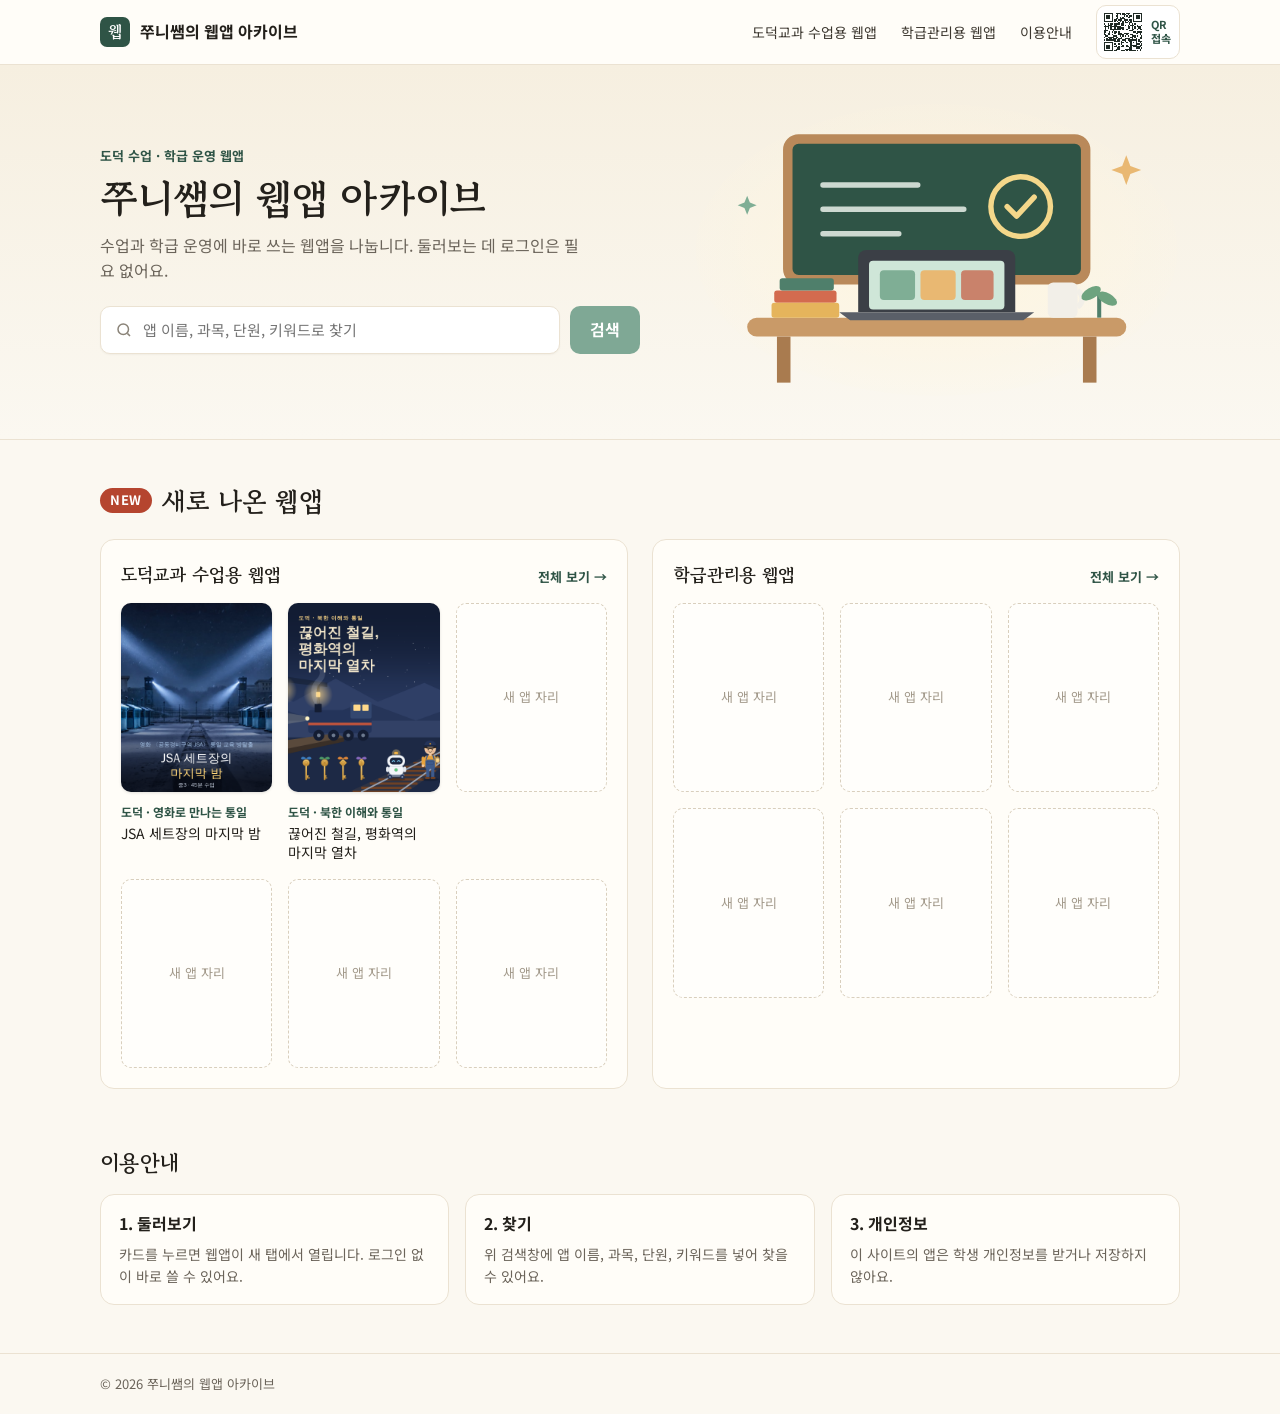
<file: index.html>
<!doctype html>
<html lang="ko">
<head>
  <meta charset="utf-8" />
  <meta name="viewport" content="width=device-width, initial-scale=1" />
  <title>웹앱 아카이브</title>
  <link rel="preconnect" href="https://fonts.googleapis.com" />
  <link rel="preconnect" href="https://fonts.gstatic.com" crossorigin />
  <link href="https://fonts.googleapis.com/css2?family=Gowun+Batang:wght@700&family=Noto+Sans+KR:wght@400;500;700&display=swap" rel="stylesheet" />
  <link rel="stylesheet" href="style.css" />
</head>
<body>
  <header class="topbar">
    <div class="wrap topbar-inner">
      <a href="./" class="brand">
        <span class="brand-mark" id="brandMark">웹</span>
        <span class="brand-name" id="brandName">웹앱 아카이브</span>
      </a>
      <div class="topbar-right">
        <nav class="nav" id="nav"></nav>
        <button class="qr-btn" id="qrBtn" type="button" aria-label="휴대폰으로 접속하는 QR 코드 크게 보기">
          <img src="images/qr.svg" alt="" width="40" height="40" />
          <span>QR<br />접속</span>
        </button>
      </div>
    </div>
  </header>

  <section class="hero">
    <div class="wrap hero-inner">
      <div class="hero-text">
        <p class="eyebrow" id="eyebrow"></p>
        <h1 id="siteTitle"></h1>
        <p class="intro" id="intro"></p>
        <form class="search" id="searchForm" role="search">
          <label class="search-box">
            <svg viewBox="0 0 24 24" aria-hidden="true"><circle cx="11" cy="11" r="7"/><path d="m20 20-3.5-3.5"/></svg>
            <input id="searchInput" type="search" placeholder="앱 이름, 과목, 단원, 키워드로 찾기" autocomplete="off" />
          </label>
          <button type="submit">검색</button>
        </form>
      </div>
      <div class="hero-art" aria-hidden="true">
        <svg viewBox="0 0 360 220">
          <defs>
            <radialGradient id="glow" cx="50%" cy="50%" r="55%">
              <stop offset="0%" stop-color="#fff6df"/><stop offset="100%" stop-color="#fff6df" stop-opacity="0"/>
            </radialGradient>
          </defs>
          <ellipse cx="180" cy="110" rx="178" ry="108" fill="url(#glow)"/>
          <!-- 칠판 -->
          <rect x="70" y="28" width="220" height="104" rx="8" fill="#2f5446"/>
          <rect x="70" y="28" width="220" height="104" rx="8" fill="none" stroke="#b9895a" stroke-width="7"/>
          <path d="M96 62h70M96 80h104M96 98h56" stroke="#e9f1ea" stroke-width="4" stroke-linecap="round" opacity=".85"/>
          <circle cx="242" cy="78" r="22" fill="none" stroke="#f4d78a" stroke-width="4"/>
          <path d="M232 78l7 7 13-14" fill="none" stroke="#f4d78a" stroke-width="4" stroke-linecap="round" stroke-linejoin="round"/>
          <!-- 책상 -->
          <rect x="40" y="160" width="280" height="14" rx="7" fill="#c99a68"/>
          <rect x="62" y="174" width="10" height="34" fill="#a97b4f"/><rect x="288" y="174" width="10" height="34" fill="#a97b4f"/>
          <!-- 노트북 -->
          <path d="M128 110h104a6 6 0 0 1 6 6v40H122v-40a6 6 0 0 1 6-6z" fill="#3b3f46"/>
          <rect x="130" y="118" width="100" height="36" rx="3" fill="#cfe6d8"/>
          <rect x="138" y="125" width="26" height="22" rx="3" fill="#7fae95"/>
          <rect x="168" y="125" width="26" height="22" rx="3" fill="#e9b872"/>
          <rect x="198" y="125" width="24" height="22" rx="3" fill="#c9826b"/>
          <path d="M108 156h144l-8 6H116z" fill="#5a5f68"/>
          <!-- 책, 컵, 화분 -->
          <rect x="60" y="140" width="46" height="9" rx="2" fill="#d36b4f"/>
          <rect x="64" y="131" width="40" height="9" rx="2" fill="#4f7f6b"/>
          <rect x="58" y="149" width="50" height="11" rx="2" fill="#e5b45c"/>
          <rect x="262" y="134" width="22" height="26" rx="4" fill="#f2efe8"/>
          <path d="M284 140a7 7 0 0 1 0 12" fill="none" stroke="#f2efe8" stroke-width="4"/>
          <path d="M300 160v-18" stroke="#4f7f6b" stroke-width="3"/>
          <ellipse cx="294" cy="142" rx="8" ry="4" fill="#6ea37f" transform="rotate(-30 294 142)"/>
          <ellipse cx="306" cy="146" rx="8" ry="4" fill="#6ea37f" transform="rotate(30 306 146)"/>
          <!-- 반짝이 -->
          <path d="M320 40l3 8 8 3-8 3-3 8-3-8-8-3 8-3z" fill="#e9b872"/>
          <path d="M40 70l2 5 5 2-5 2-2 5-2-5-5-2 5-2z" fill="#7fae95"/>
        </svg>
      </div>
    </div>
  </section>

  <main class="wrap" id="main"></main>

  <section class="wrap guide" id="guide">
    <h2>이용안내</h2>
    <div class="guide-grid">
      <div class="guide-card"><strong>1. 둘러보기</strong><p>카드를 누르면 웹앱이 새 탭에서 열립니다. 로그인 없이 바로 쓸 수 있어요.</p></div>
      <div class="guide-card"><strong>2. 찾기</strong><p>위 검색창에 앱 이름, 과목, 단원, 키워드를 넣어 찾을 수 있어요.</p></div>
      <div class="guide-card"><strong>3. 개인정보</strong><p>이 사이트의 앱은 학생 개인정보를 받거나 저장하지 않아요.</p></div>
    </div>
  </section>

  <footer class="footer"><div class="wrap" id="footer"></div></footer>

  <div class="qr-modal" id="qrModal" hidden>
    <div class="qr-card" role="dialog" aria-modal="true" aria-labelledby="qrTitle">
      <button class="qr-close" id="qrClose" type="button" aria-label="닫기">×</button>
      <h2 id="qrTitle">휴대폰으로 바로 접속</h2>
      <p>카메라 앱으로 QR 코드를 비춰 보세요.</p>
      <img src="images/qr.svg" alt="사이트 접속 QR 코드" />
      <p class="qr-url" id="qrUrl"></p>
    </div>
  </div>

  <script src="apps.js"></script>
  <script src="main.js"></script>
</body>
</html>
</file>
<file: style.css>
:root {
  --bg: #fbf8f1;
  --bg-hero: #f6efe0;
  --surface: #fffdf8;
  --line: #ebe2d2;
  --ink: #23201b;
  --muted: #6b645a;
  --green: #2f5446;
  --green-soft: #7fa895;
  --accent: #b5452f;
  --radius: 14px;
}
* { box-sizing: border-box; }
html { scroll-behavior: smooth; }
body {
  margin: 0; background: var(--bg); color: var(--ink);
  font-family: "Noto Sans KR", system-ui, -apple-system, sans-serif; line-height: 1.6;
}
a { color: inherit; text-decoration: none; }
.wrap { max-width: 1120px; margin: 0 auto; padding: 0 20px; }

/* 상단 메뉴 */
.topbar { background: var(--surface); border-bottom: 1px solid var(--line); position: sticky; top: 0; z-index: 10; }
.topbar-inner { display: flex; align-items: center; justify-content: space-between; height: 64px; gap: 16px; }
.topbar-right { display: flex; align-items: center; gap: 24px; }
.brand { display: flex; align-items: center; gap: 10px; font-weight: 700; min-width: 0; }
.brand-mark {
  display: grid; place-items: center; width: 30px; height: 30px; flex: none; border-radius: 7px;
  background: var(--green); color: #fff; font-family: "Gowun Batang", serif; font-size: 16px;
}
.brand-name { white-space: nowrap; overflow: hidden; text-overflow: ellipsis; }
.nav { display: flex; gap: 24px; font-size: 14px; color: #3d3830; }
.nav a:hover, .nav a.active { color: var(--green); font-weight: 700; }

.qr-btn {
  display: flex; align-items: center; gap: 6px; padding: 4px 8px 4px 4px; cursor: pointer;
  background: #fff; border: 1px solid var(--line); border-radius: 10px; font: inherit;
  font-size: 11px; font-weight: 700; line-height: 1.25; color: var(--green); text-align: left;
}
.qr-btn img { display: block; width: 44px; height: 44px; }
.qr-btn:hover { border-color: var(--green-soft); box-shadow: 0 2px 8px rgb(0 0 0 / .08); }
.qr-modal { position: fixed; inset: 0; z-index: 50; display: grid; place-items: center; padding: 16px; background: rgb(20 18 14 / .55); }
.qr-modal[hidden] { display: none; }
.qr-card { position: relative; background: var(--surface); border-radius: 18px; padding: 28px 28px 22px; text-align: center; width: min(420px, 100%); }
.qr-card h2 { margin: 0 0 4px; font-family: "Gowun Batang", serif; font-size: 24px; }
.qr-card p { margin: 0; color: var(--muted); font-size: 14px; }
.qr-card img { display: block; width: 100%; max-width: 320px; margin: 16px auto 10px; image-rendering: pixelated; }
.qr-card .qr-url { font-weight: 700; color: var(--green); word-break: break-all; }
.qr-close { position: absolute; top: 8px; right: 10px; width: 36px; height: 36px; border: 0; background: none; font-size: 26px; color: var(--muted); cursor: pointer; }

/* 소개 */
.hero { background: linear-gradient(180deg, var(--bg-hero), var(--bg)); border-bottom: 1px solid var(--line); }
.hero-inner { display: grid; grid-template-columns: 1.15fr 1fr; align-items: center; gap: 32px; padding-top: 36px; padding-bottom: 40px; }
.eyebrow { margin: 0 0 6px; font-size: 13px; font-weight: 700; color: var(--green); }
h1 { margin: 0 0 10px; font-family: "Gowun Batang", serif; font-size: clamp(28px, 4.2vw, 40px); line-height: 1.25; }
.intro { margin: 0 0 22px; color: var(--muted); max-width: 30em; }
.search { display: flex; gap: 10px; max-width: 540px; }
.search-box {
  flex: 1; display: flex; align-items: center; gap: 8px; padding: 0 14px; height: 48px;
  background: #fff; border: 1px solid var(--line); border-radius: 10px; box-shadow: 0 1px 2px rgb(0 0 0 / .04);
}
.search-box:focus-within { border-color: var(--green-soft); box-shadow: 0 0 0 3px rgb(127 168 149 / .25); }
.search-box svg { width: 18px; height: 18px; fill: none; stroke: #8a8378; stroke-width: 2; flex: none; }
.search-box input { flex: 1; min-width: 0; border: 0; outline: 0; font: inherit; font-size: 15px; background: none; }
.search button {
  height: 48px; padding: 0 20px; border: 0; border-radius: 10px; cursor: pointer;
  background: var(--green-soft); color: #fff; font: inherit; font-weight: 700;
}
.search button:hover { background: var(--green); }
.hero-art svg { width: 100%; height: auto; display: block; }

/* 새로 나온 웹앱 */
main.wrap { padding-top: 40px; padding-bottom: 24px; }
.section-title { display: flex; align-items: center; gap: 10px; margin: 0 0 18px; font-family: "Gowun Batang", serif; font-size: 26px; }
.section-title small { font-family: "Noto Sans KR", sans-serif; font-size: 14px; color: var(--muted); font-weight: 400; }
.badge { background: var(--accent); color: #fff; font-family: "Noto Sans KR", sans-serif; font-size: 13px; font-weight: 700; padding: 2px 10px; border-radius: 999px; letter-spacing: .5px; }
.panels { display: grid; grid-template-columns: 1fr 1fr; gap: 24px; }
.panel { background: var(--surface); border: 1px solid var(--line); border-radius: var(--radius); padding: 20px; }
.panel-head { display: flex; justify-content: space-between; align-items: baseline; margin-bottom: 14px; }
.panel-head h3 { margin: 0; font-size: 18px; font-family: "Gowun Batang", serif; }
.panel-head a, .list-head a { font-size: 13px; font-weight: 700; color: var(--green); }
.grid { display: grid; grid-template-columns: repeat(3, 1fr); gap: 16px; }
.grid-wide { grid-template-columns: repeat(auto-fill, minmax(170px, 1fr)); }
.list-head { display: flex; justify-content: space-between; align-items: baseline; }

.grid > * { min-width: 0; }
.card { display: flex; flex-direction: column; gap: 2px; }
.thumb {
  aspect-ratio: 4 / 5; border-radius: 10px; overflow: hidden; display: grid; place-items: center;
  background: #ddd; box-shadow: 0 1px 3px rgb(0 0 0 / .12); transition: transform .15s, box-shadow .15s; margin-bottom: 8px;
}
.thumb img { width: 100%; height: 100%; object-fit: cover; }
.thumb-title { color: #fff; font-family: "Gowun Batang", serif; font-size: 18px; line-height: 1.35; text-align: center; padding: 12px; text-shadow: 0 1px 6px rgb(0 0 0 / .4); word-break: keep-all; }
.card:hover .thumb { transform: translateY(-3px); box-shadow: 0 8px 18px rgb(0 0 0 / .16); }
.tag { font-size: 12px; font-weight: 700; color: var(--green); }
.title { font-size: 14px; line-height: 1.4; word-break: keep-all; }
.slot {
  aspect-ratio: 4 / 5; border: 1.5px dashed #d9cfbd; border-radius: 10px; display: grid; place-items: center;
  font-size: 13px; color: #a39a8b; background: #fffefb; align-self: start;
}
.empty { color: var(--muted); padding: 40px 0; }

/* 이용안내 */
.guide { padding-top: 32px; padding-bottom: 48px; scroll-margin-top: 80px; }
.guide h2 { font-family: "Gowun Batang", serif; font-size: 22px; margin: 0 0 14px; }
.guide-grid { display: grid; grid-template-columns: repeat(3, 1fr); gap: 16px; }
.guide-card { background: var(--surface); border: 1px solid var(--line); border-radius: var(--radius); padding: 16px 18px; }
.guide-card p { margin: 6px 0 0; font-size: 14px; color: var(--muted); }
.footer { border-top: 1px solid var(--line); padding: 20px 0; font-size: 13px; color: var(--muted); }

/* 태블릿, 휴대폰 */
@media (max-width: 860px) {
  .hero-inner { grid-template-columns: 1fr; }
  .hero-art { max-width: 380px; margin: 0 auto; order: -1; }
  .panels, .guide-grid { grid-template-columns: 1fr; }
}
@media (max-width: 560px) {
  .wrap { padding: 0 16px; }
  .nav { gap: 12px; font-size: 13px; }
  .topbar-right { gap: 10px; }
  .qr-btn span { display: none; }
  .qr-btn { padding: 3px; }
  .qr-btn img { width: 38px; height: 38px; }
  .brand-name { display: none; }
  .grid { grid-template-columns: repeat(2, 1fr); }
  .search button { padding: 0 14px; }
}
</file>
